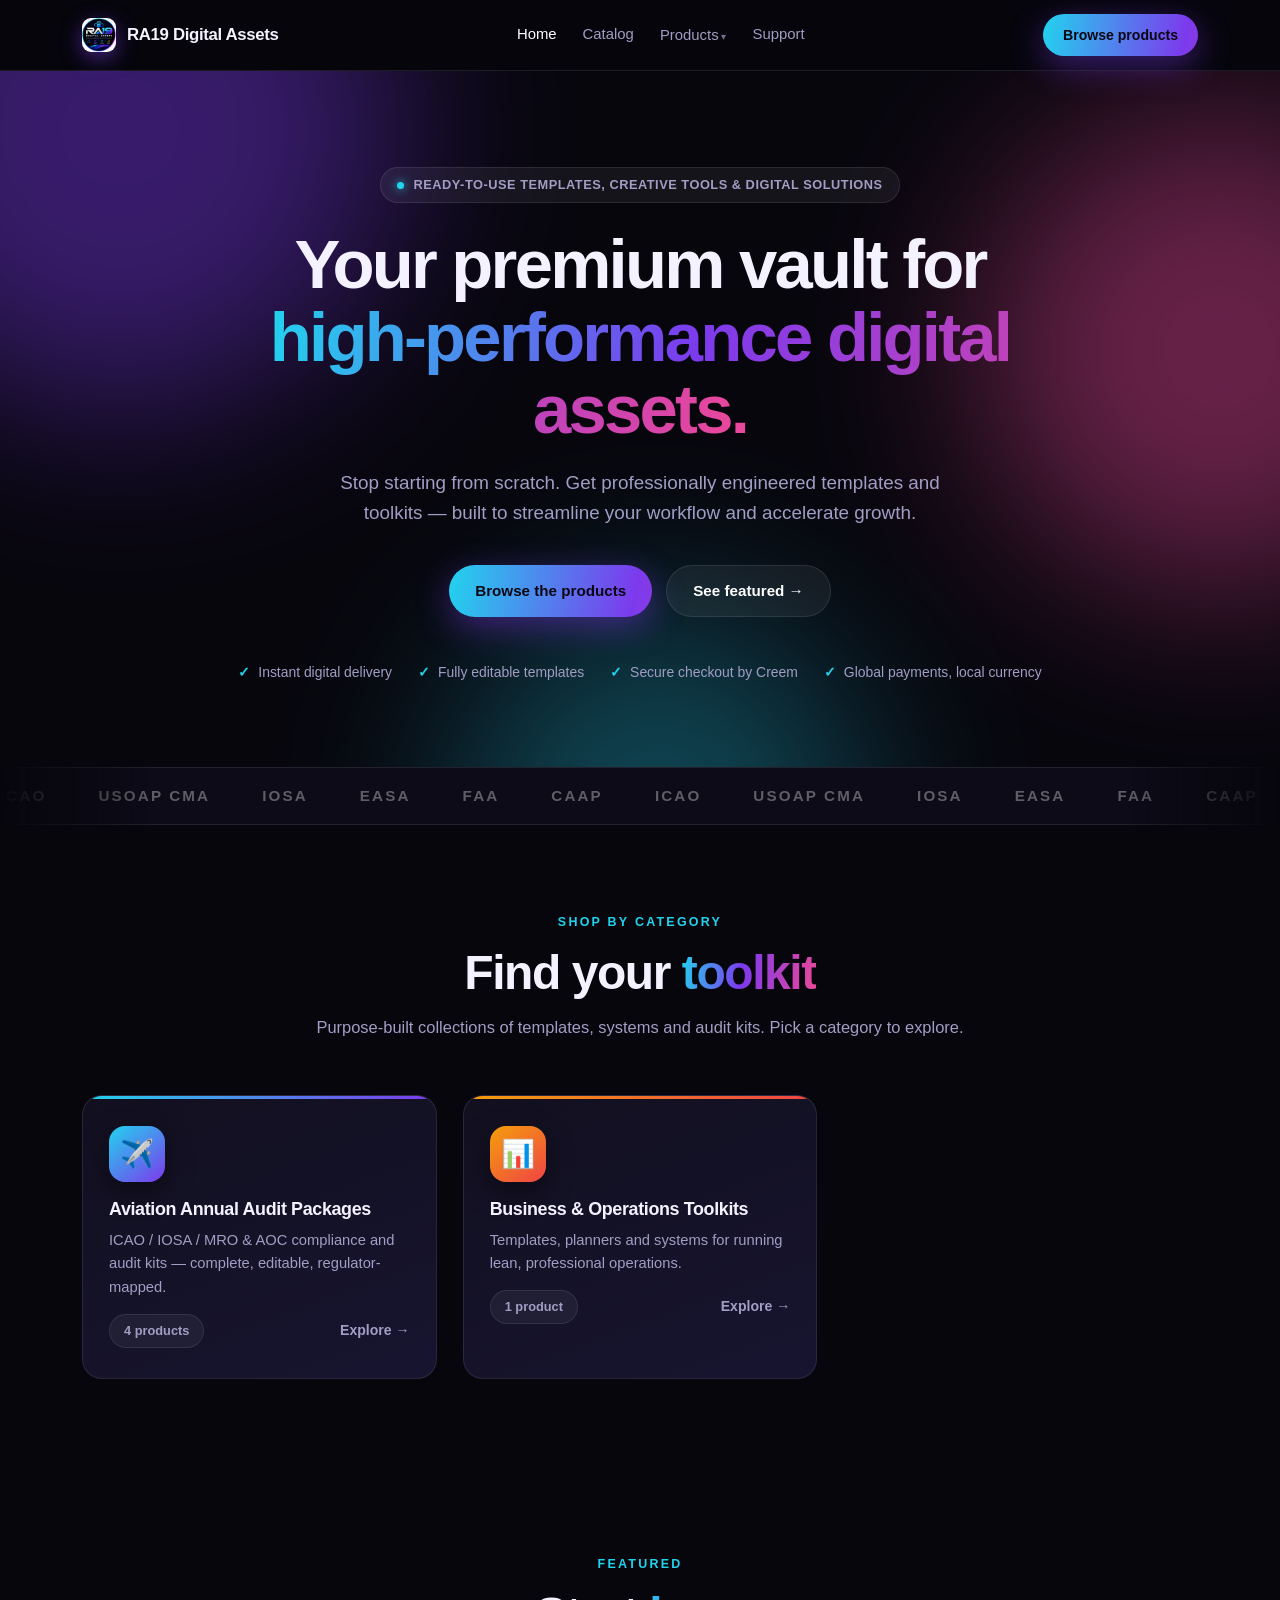
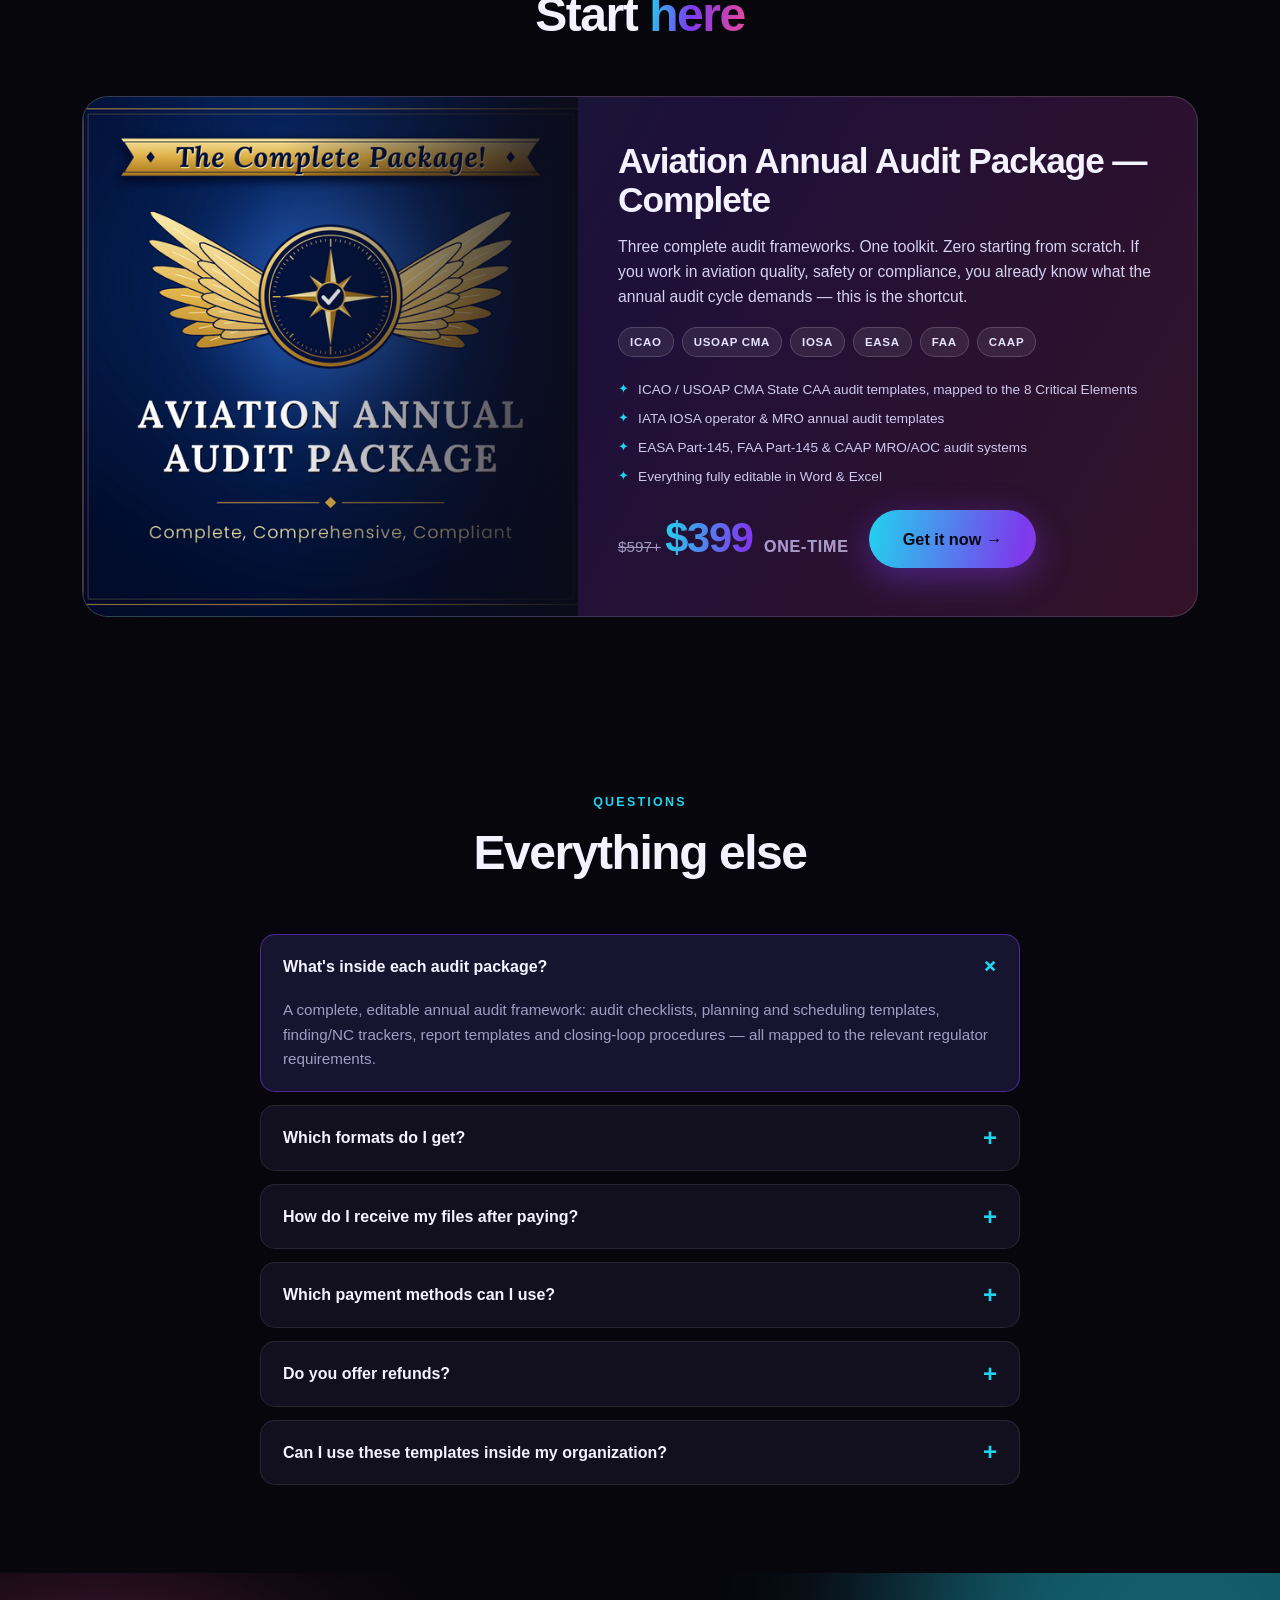
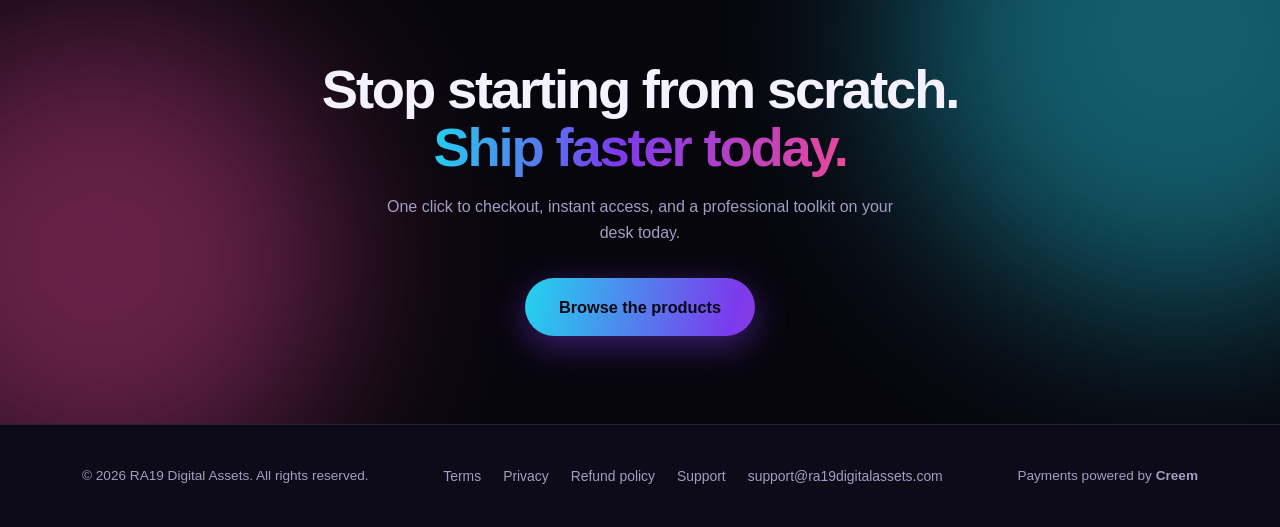
<file: index.html>
<!DOCTYPE html>
<html lang="en">
<head>
<meta charset="UTF-8" />
<meta name="viewport" content="width=device-width, initial-scale=1.0" />
<title>RA19 Digital Assets — Premium Templates &amp; Digital Toolkits</title>
<meta name="description" content="Your premium vault for high-performance digital assets. Ready-to-use aviation audit packages and digital toolkits engineered to streamline your workflow." />
<link rel="icon" type="image/png" href="store-assets/logo.png" />
<meta property="og:title" content="RA19 Digital Assets" />
<meta property="og:type" content="website" />
<meta property="og:description" content="Your premium vault for high-performance digital assets across all industries. Stop starting from scratch." />
<meta property="og:image" content="https://ra19digitalassets.com/store-assets/og-cover.png" />
<meta property="og:url" content="https://ra19digitalassets.com/" />
<link rel="canonical" href="https://ra19digitalassets.com/" />
<link rel="stylesheet" href="styles.css?v=2" />
</head>
<body>

<div id="site-header"></div>

<section class="hero">
  <div class="blob blob-1"></div>
  <div class="blob blob-2"></div>
  <div class="blob blob-3"></div>
  <div class="wrap hero-in">
    <span class="pill"><span class="dot"></span> <span id="heroTag"></span></span>
    <h1 id="heroHeadline"></h1>
    <p class="lead" id="heroIntro"></p>
    <div class="hero-cta">
      <a href="catalog" class="btn btn-grad">Browse the products</a>
      <a href="#featured" class="btn btn-ghost">See featured →</a>
    </div>
    <div class="trust">
      <span><b class="check">✓</b> Instant digital delivery</span>
      <span><b class="check">✓</b> Fully editable templates</span>
      <span><b class="check">✓</b> Secure checkout by Creem</span>
      <span><b class="check">✓</b> Global payments, local currency</span>
    </div>
  </div>
</section>

<div class="marquee"><div class="marquee-track" id="marquee"></div></div>

<section id="categories">
  <div class="wrap">
    <div class="sec-head">
      <span class="eyebrow">Shop by category</span>
      <h2>Find your <span class="grad-text">toolkit</span></h2>
      <p>Purpose-built collections of templates, systems and audit kits. Pick a category to explore.</p>
    </div>
    <div id="categoryCards" class="grid"></div>
  </div>
</section>

<section id="featured" style="display:none">
  <div class="wrap">
    <div class="sec-head">
      <span class="eyebrow">Featured</span>
      <h2>Start <span class="grad-text">here</span></h2>
    </div>
    <div id="featuredWrap"></div>
  </div>
</section>

<section id="faq">
  <div class="wrap">
    <div class="sec-head">
      <span class="eyebrow">Questions</span>
      <h2>Everything else</h2>
    </div>
    <div class="faq" id="faqList"></div>
  </div>
</section>

<section class="final">
  <div class="blob blob-2" style="left:-140px;right:auto;top:10%"></div>
  <div class="blob blob-1" style="right:-180px;left:auto;background:#22d3ee"></div>
  <div class="wrap" style="position:relative;z-index:1">
    <h2>Stop starting from scratch.<br /><span class="grad-text">Ship faster today.</span></h2>
    <p>One click to checkout, instant access, and a professional toolkit on your desk today.</p>
    <a href="catalog" class="btn btn-grad btn-lg">Browse the products</a>
  </div>
</section>

<div id="site-footer"></div>

<script src="products.js?v=2"></script>
<script src="app.js?v=2"></script>
<script src="layout.js?v=2"></script>
<script src="pages/home.js?v=2"></script>
</body>
</html>
</file>
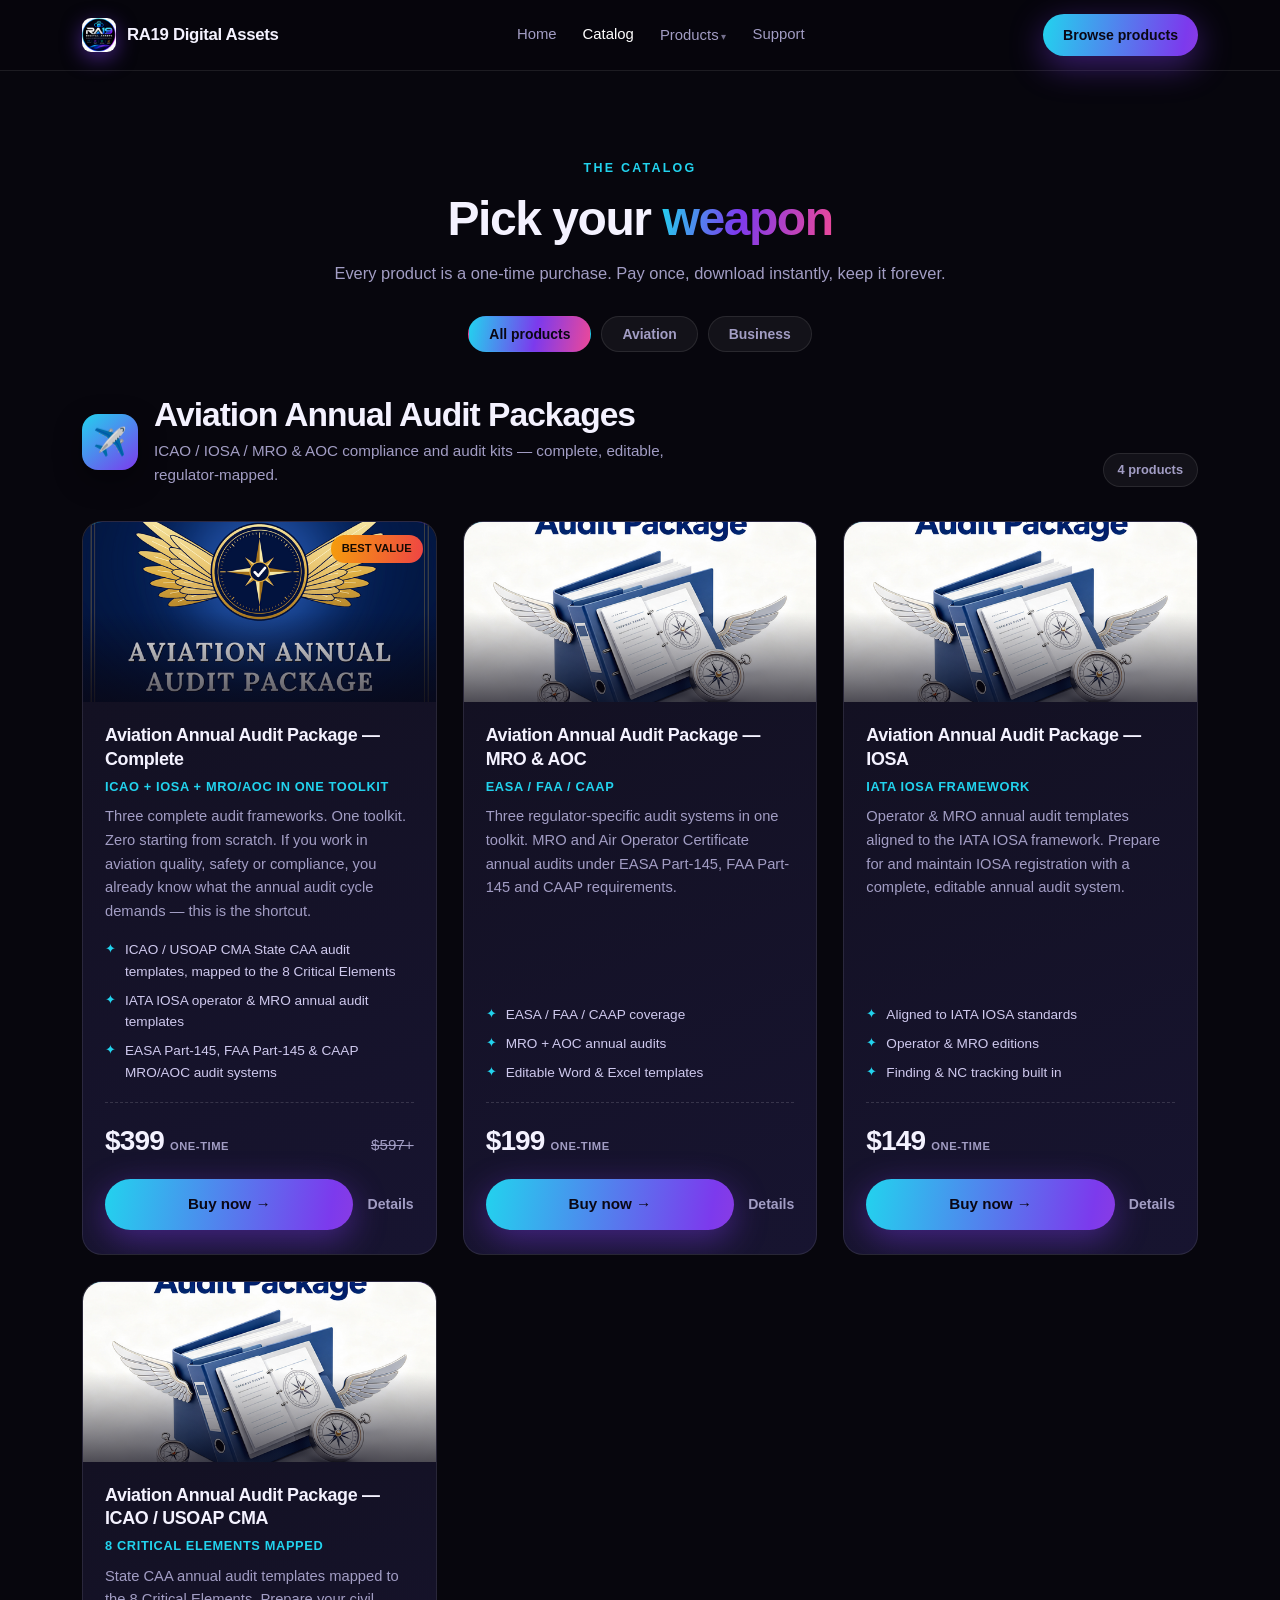
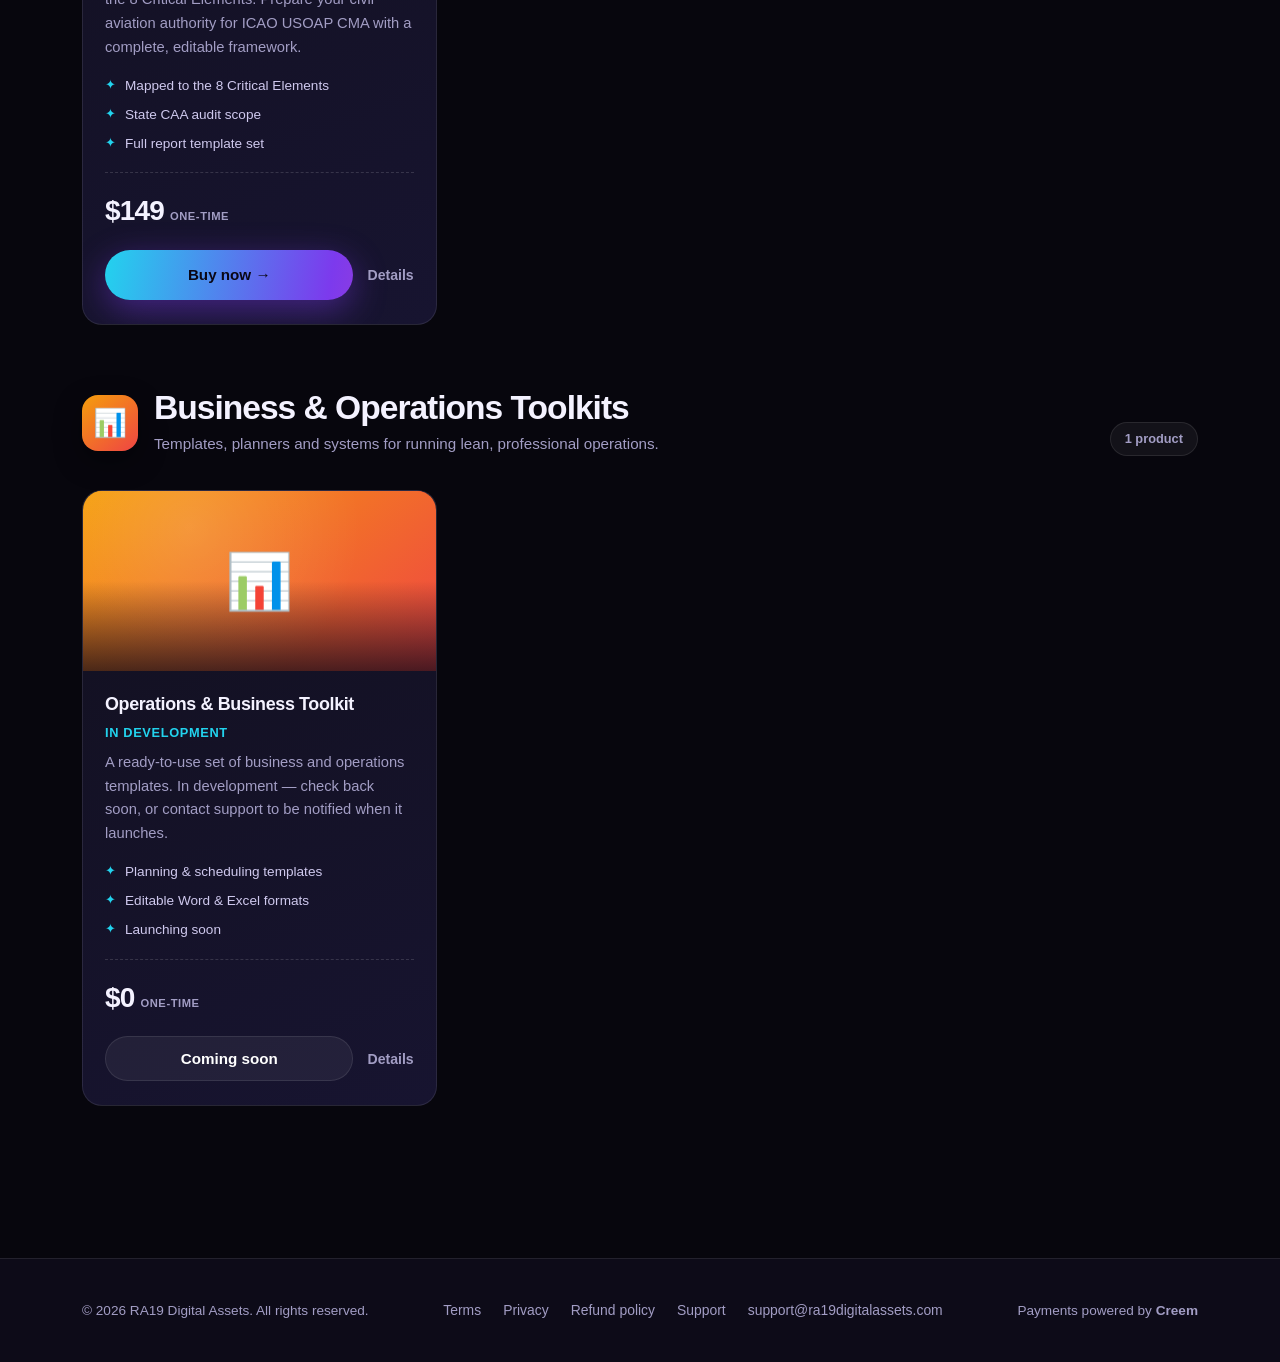
<file: catalog.html>
<!DOCTYPE html>
<html lang="en">
<head>
<meta charset="UTF-8" />
<meta name="viewport" content="width=device-width, initial-scale=1.0" />
<title>Catalog — RA19 Digital Assets</title>
<meta name="description" content="Browse every RA19 Digital Assets product: aviation audit packages, compliance toolkits and business templates. One-time purchase, instant download." />
<link rel="icon" type="image/png" href="store-assets/logo.png" />
<meta property="og:title" content="Catalog — RA19 Digital Assets" />
<meta property="og:type" content="website" />
<meta property="og:image" content="https://ra19digitalassets.com/store-assets/og-cover.png" />
<meta property="og:url" content="https://ra19digitalassets.com/catalog" />
<link rel="canonical" href="https://ra19digitalassets.com/catalog" />
<link rel="stylesheet" href="styles.css?v=2" />
</head>
<body>

<div id="site-header"></div>

<section id="catalog">
  <div class="wrap">
    <div class="sec-head">
      <span class="eyebrow">The catalog</span>
      <h2>Pick your <span class="grad-text">weapon</span></h2>
      <p>Every product is a one-time purchase. Pay once, download instantly, keep it forever.</p>
    </div>
    <div class="filters" id="filterBar"></div>
    <div id="categorySections"></div>
  </div>
</section>

<div id="site-footer"></div>

<script src="products.js?v=2"></script>
<script src="app.js?v=2"></script>
<script src="layout.js?v=2"></script>
<script src="pages/catalog.js?v=2"></script>
</body>
</html>
</file>
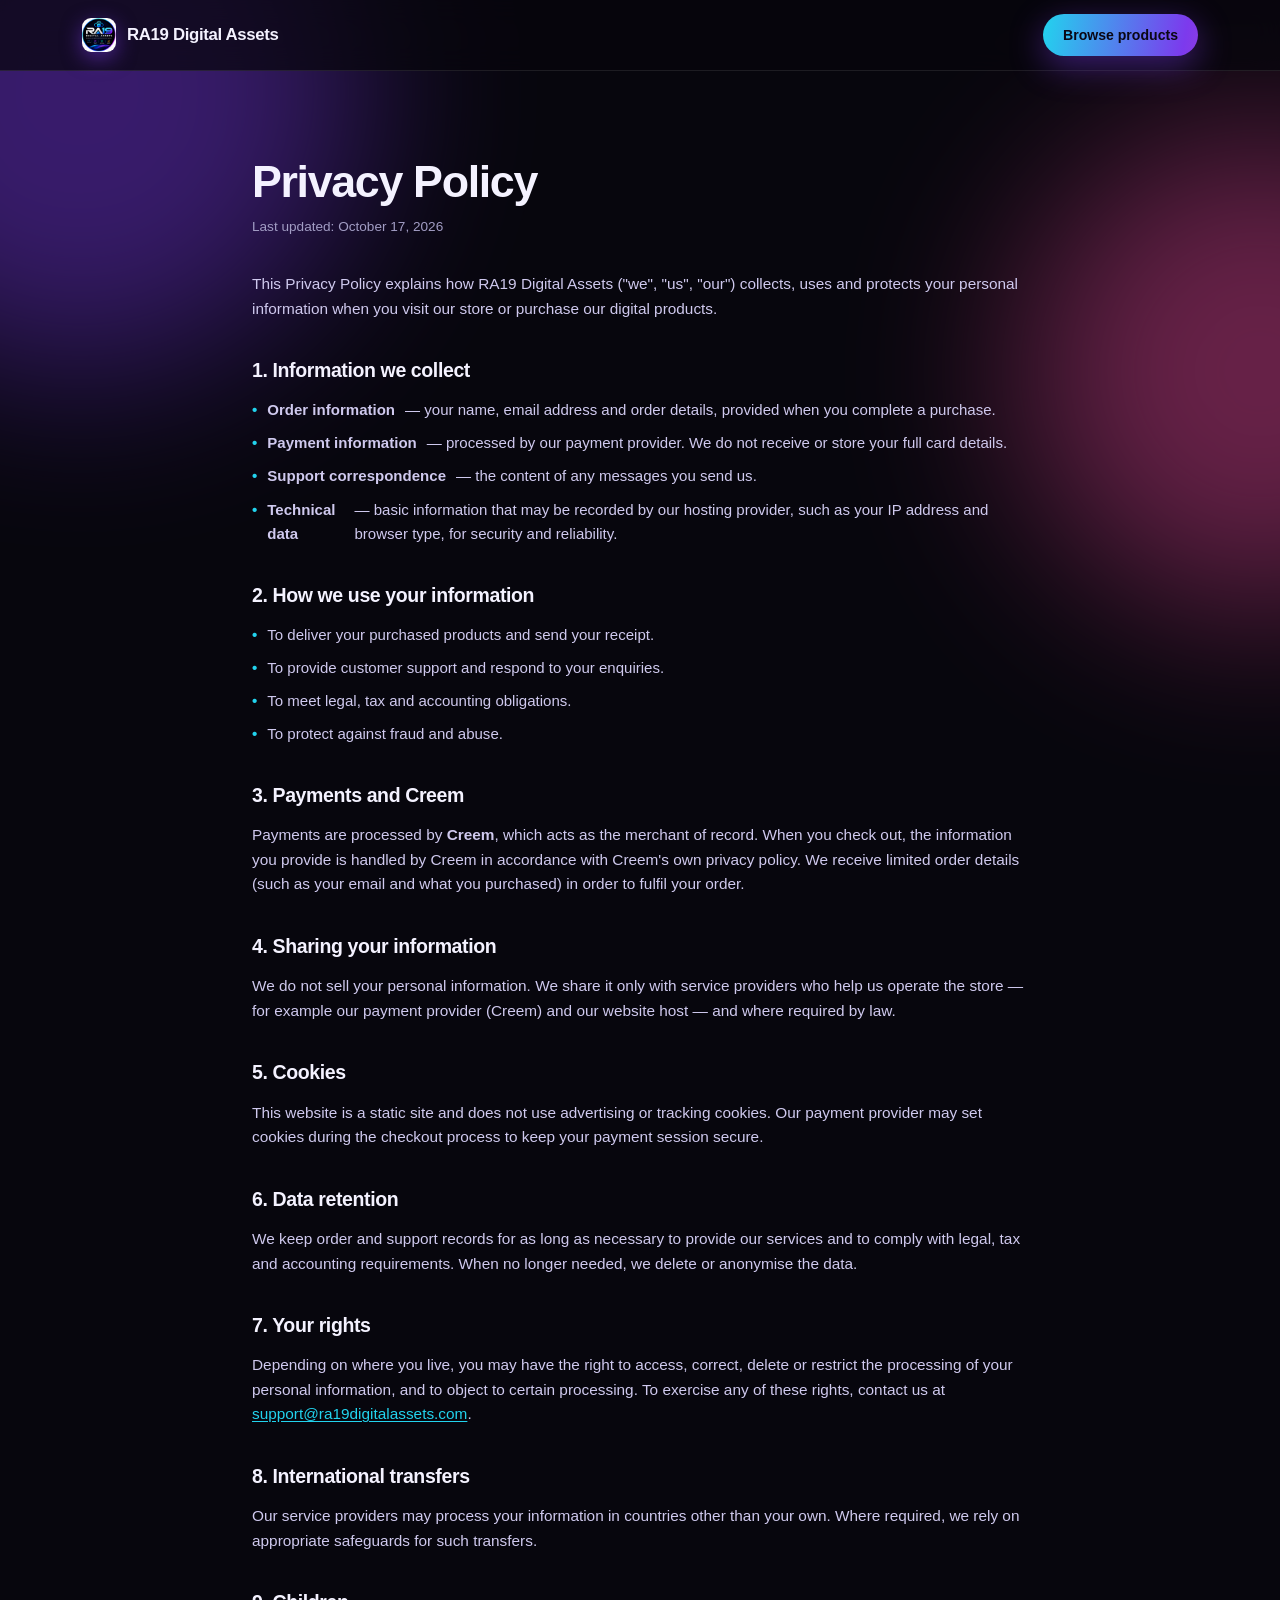
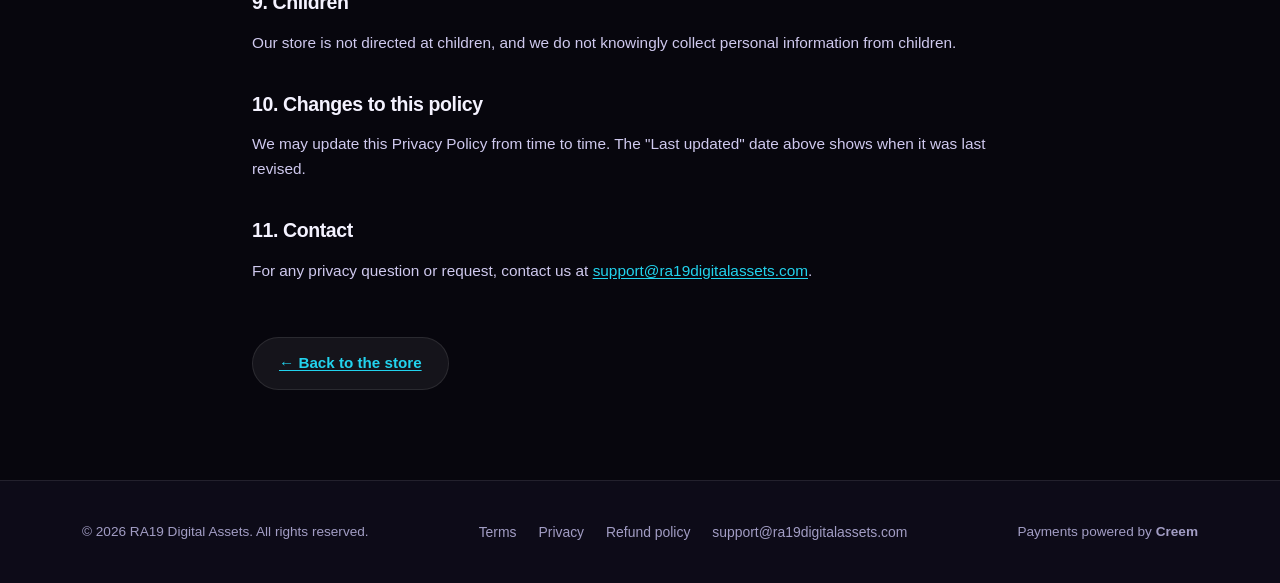
<file: privacy.html>
<!DOCTYPE html>
<html lang="en">
<head>
<meta charset="UTF-8" />
<meta name="viewport" content="width=device-width, initial-scale=1.0" />
<title>Privacy Policy — RA19 Digital Assets</title>
<meta name="description" content="Privacy Policy for RA19 Digital Assets — what data we collect, how we use it, and your rights." />
<link rel="icon" type="image/png" href="store-assets/logo.png" />
<link rel="stylesheet" href="styles.css" />
</head>
<body>

<header class="nav">
  <div class="wrap nav-in">
    <a href="index.html" class="logo"><img src="store-assets/logo.png" alt="RA19 Digital Assets" /> <span id="brandName">RA19 Digital Assets</span></a>
    <a href="index.html#catalog" class="btn btn-grad btn-sm">Browse products</a>
  </div>
</header>

<main class="legal">
  <div class="blob blob-1" style="top:-260px;left:-200px"></div>
  <div class="blob blob-2" style="top:60px;right:-220px"></div>
  <div class="wrap" style="position:relative;z-index:1">
    <h1>Privacy Policy</h1>
    <p class="updated">Last updated: October 17, 2026</p>

    <p>This Privacy Policy explains how <span data-brand>RA19 Digital Assets</span> ("we", "us", "our") collects, uses and protects your personal information when you visit our store or purchase our digital products.</p>

    <h2>1. Information we collect</h2>
    <ul>
      <li><b>Order information</b> — your name, email address and order details, provided when you complete a purchase.</li>
      <li><b>Payment information</b> — processed by our payment provider. We do not receive or store your full card details.</li>
      <li><b>Support correspondence</b> — the content of any messages you send us.</li>
      <li><b>Technical data</b> — basic information that may be recorded by our hosting provider, such as your IP address and browser type, for security and reliability.</li>
    </ul>

    <h2>2. How we use your information</h2>
    <ul>
      <li>To deliver your purchased products and send your receipt.</li>
      <li>To provide customer support and respond to your enquiries.</li>
      <li>To meet legal, tax and accounting obligations.</li>
      <li>To protect against fraud and abuse.</li>
    </ul>

    <h2>3. Payments and Creem</h2>
    <p>Payments are processed by <b>Creem</b>, which acts as the merchant of record. When you check out, the information you provide is handled by Creem in accordance with Creem's own privacy policy. We receive limited order details (such as your email and what you purchased) in order to fulfil your order.</p>

    <h2>4. Sharing your information</h2>
    <p>We do not sell your personal information. We share it only with service providers who help us operate the store — for example our payment provider (Creem) and our website host — and where required by law.</p>

    <h2>5. Cookies</h2>
    <p>This website is a static site and does not use advertising or tracking cookies. Our payment provider may set cookies during the checkout process to keep your payment session secure.</p>

    <h2>6. Data retention</h2>
    <p>We keep order and support records for as long as necessary to provide our services and to comply with legal, tax and accounting requirements. When no longer needed, we delete or anonymise the data.</p>

    <h2>7. Your rights</h2>
    <p>Depending on where you live, you may have the right to access, correct, delete or restrict the processing of your personal information, and to object to certain processing. To exercise any of these rights, contact us at <a href="mailto:support@ra19digitalassets.com" data-support>support@ra19digitalassets.com</a>.</p>

    <h2>8. International transfers</h2>
    <p>Our service providers may process your information in countries other than your own. Where required, we rely on appropriate safeguards for such transfers.</p>

    <h2>9. Children</h2>
    <p>Our store is not directed at children, and we do not knowingly collect personal information from children.</p>

    <h2>10. Changes to this policy</h2>
    <p>We may update this Privacy Policy from time to time. The "Last updated" date above shows when it was last revised.</p>

    <h2>11. Contact</h2>
    <p>For any privacy question or request, contact us at <a href="mailto:support@ra19digitalassets.com" data-support>support@ra19digitalassets.com</a>.</p>

    <a class="btn btn-ghost back" href="index.html">← Back to the store</a>
  </div>
</main>

<footer>
  <div class="wrap foot">
    <small>© <span id="year"></span> <span id="brandFoot">RA19 Digital Assets</span>. All rights reserved.</small>
    <div class="foot-links">
      <a href="terms.html">Terms</a>
      <a href="privacy.html">Privacy</a>
      <a href="refunds.html">Refund policy</a>
      <a id="supportLink" href="mailto:support@ra19digitalassets.com">support@ra19digitalassets.com</a>
    </div>
    <small>Payments powered by <b>Creem</b></small>
  </div>
</footer>

<script src="products.js"></script>
<script src="app.js"></script>
<script>
(function () {
  var b = STORE.brand;
  document.getElementById("brandName").textContent = b.name;
  document.getElementById("brandFoot").textContent = b.name;
  document.getElementById("year").textContent = year();
  document.title = "Privacy Policy — " + b.name;
  document.querySelectorAll("[data-brand]").forEach(function (el) { el.textContent = b.name; });
  document.querySelectorAll("[data-support]").forEach(function (el) {
    el.href = "mailto:" + b.supportEmail;
    el.textContent = b.supportEmail;
  });
  var support = document.getElementById("supportLink");
  support.href = "mailto:" + b.supportEmail;
  support.textContent = b.supportEmail;
})();
</script>
</body>
</html>
</file>
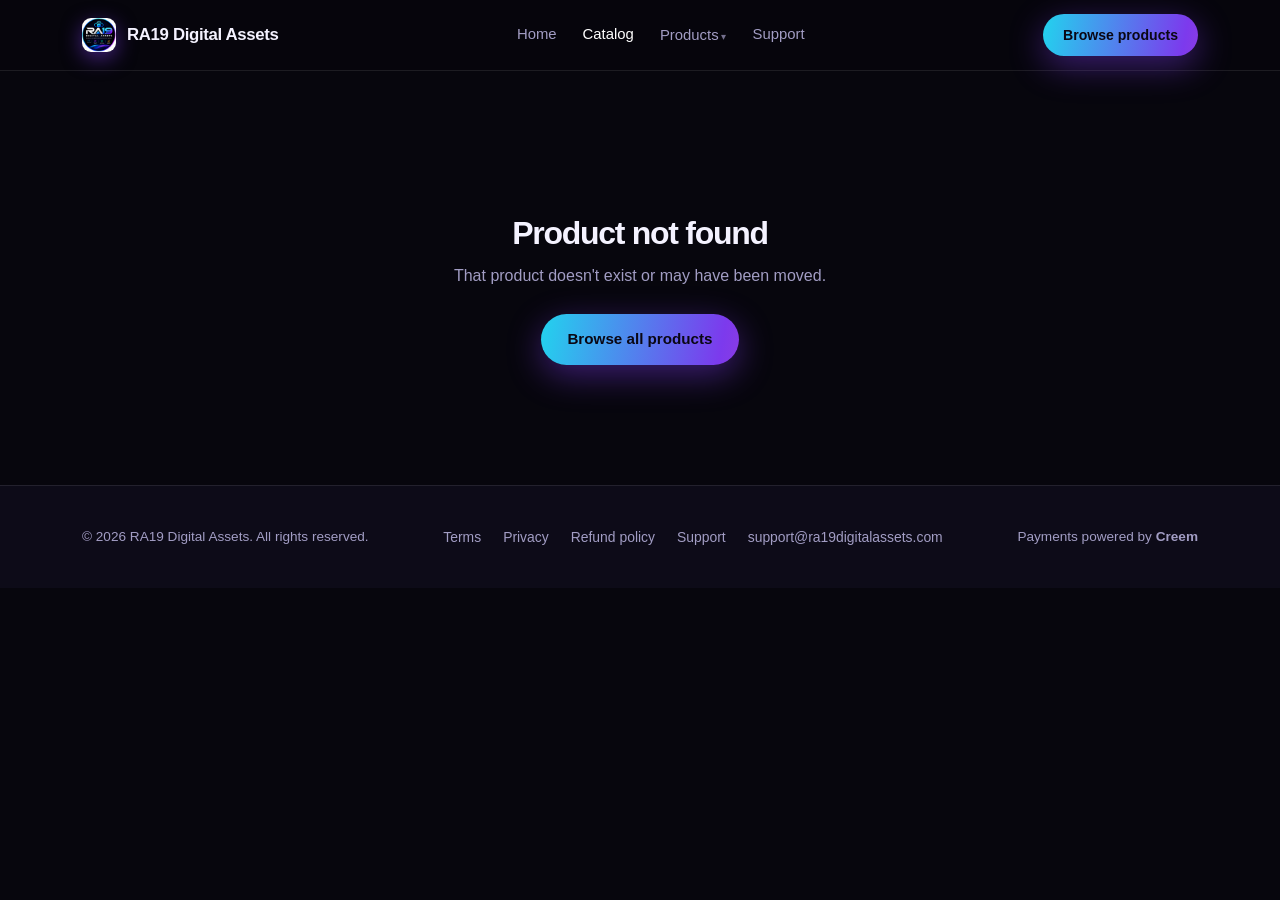
<file: product.html>
<!DOCTYPE html>
<html lang="en">
<head>
<meta charset="UTF-8" />
<meta name="viewport" content="width=device-width, initial-scale=1.0" />
<title>Product — RA19 Digital Assets</title>
<meta name="description" content="Digital product from RA19 Digital Assets." />
<link rel="icon" type="image/png" href="store-assets/logo.png" />
<link rel="stylesheet" href="styles.css?v=2" />
</head>
<body>

<div id="site-header"></div>

<main id="main"></main>

<div id="site-footer"></div>

<script src="products.js?v=2"></script>
<script src="app.js?v=2"></script>
<script src="layout.js?v=2"></script>
<script src="pages/product.js?v=2"></script>
</body>
</html>
</file>
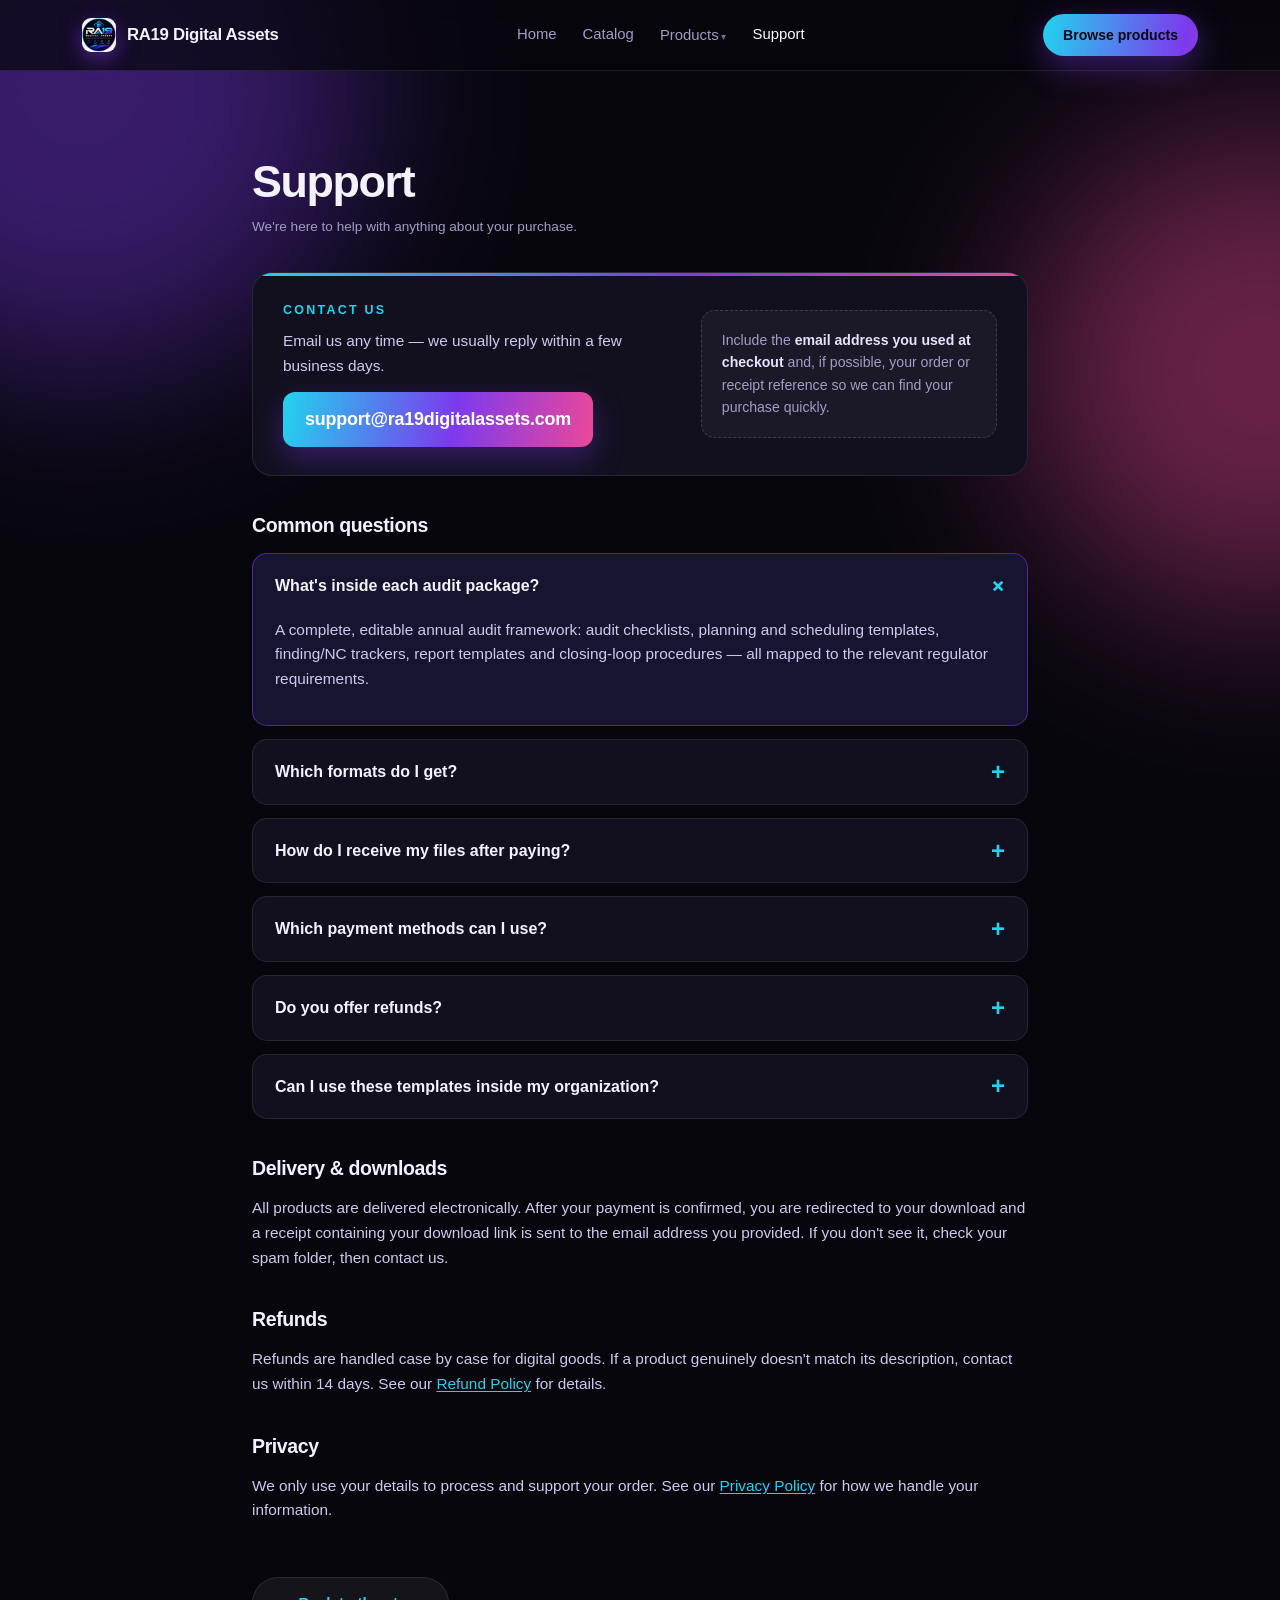
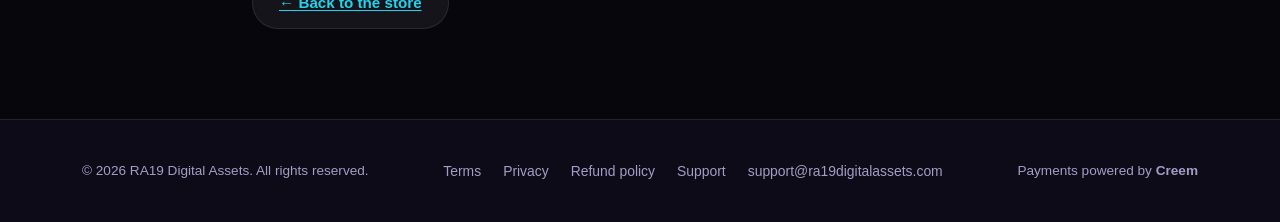
<file: support.html>
<!DOCTYPE html>
<html lang="en">
<head>
<meta charset="UTF-8" />
<meta name="viewport" content="width=device-width, initial-scale=1.0" />
<title>Support — RA19 Digital Assets</title>
<meta name="description" content="Get help with your RA19 Digital Assets purchase — delivery, downloads, licensing and refunds." />
<link rel="icon" type="image/png" href="store-assets/logo.png" />
<link rel="stylesheet" href="styles.css?v=2" />
</head>
<body>

<div id="site-header"></div>

<main class="legal support-page">
  <div class="blob blob-1" style="top:-260px;left:-200px"></div>
  <div class="blob blob-2" style="top:60px;right:-220px"></div>
  <div class="wrap" style="position:relative;z-index:1">
    <h1>Support</h1>
    <p class="updated">We're here to help with anything about your purchase.</p>

    <div class="support-contact">
      <div class="support-contact-main">
        <span class="eyebrow">Contact us</span>
        <p>Email us any time — we usually reply within a few business days.</p>
        <a class="support-mail" href="mailto:support@ra19digitalassets.com" data-support>support@ra19digitalassets.com</a>
      </div>
      <div class="support-contact-tip">
        <p>Include the <b>email address you used at checkout</b> and, if possible, your order or receipt reference so we can find your purchase quickly.</p>
      </div>
    </div>

    <h2>Common questions</h2>
    <div class="faq support-faq" id="supportFaq"></div>

    <h2>Delivery &amp; downloads</h2>
    <p>All products are delivered electronically. After your payment is confirmed, you are redirected to your download and a receipt containing your download link is sent to the email address you provided. If you don't see it, check your spam folder, then contact us.</p>

    <h2>Refunds</h2>
    <p>Refunds are handled case by case for digital goods. If a product genuinely doesn't match its description, contact us within 14 days. See our <a href="legal/refunds">Refund Policy</a> for details.</p>

    <h2>Privacy</h2>
    <p>We only use your details to process and support your order. See our <a href="legal/privacy">Privacy Policy</a> for how we handle your information.</p>

    <a class="btn btn-ghost back" href="./">← Back to the store</a>
  </div>
</main>

<div id="site-footer"></div>

<script src="products.js?v=2"></script>
<script src="app.js?v=2"></script>
<script src="layout.js?v=2"></script>
<script src="pages/support.js?v=2"></script>
</body>
</html>
</file>
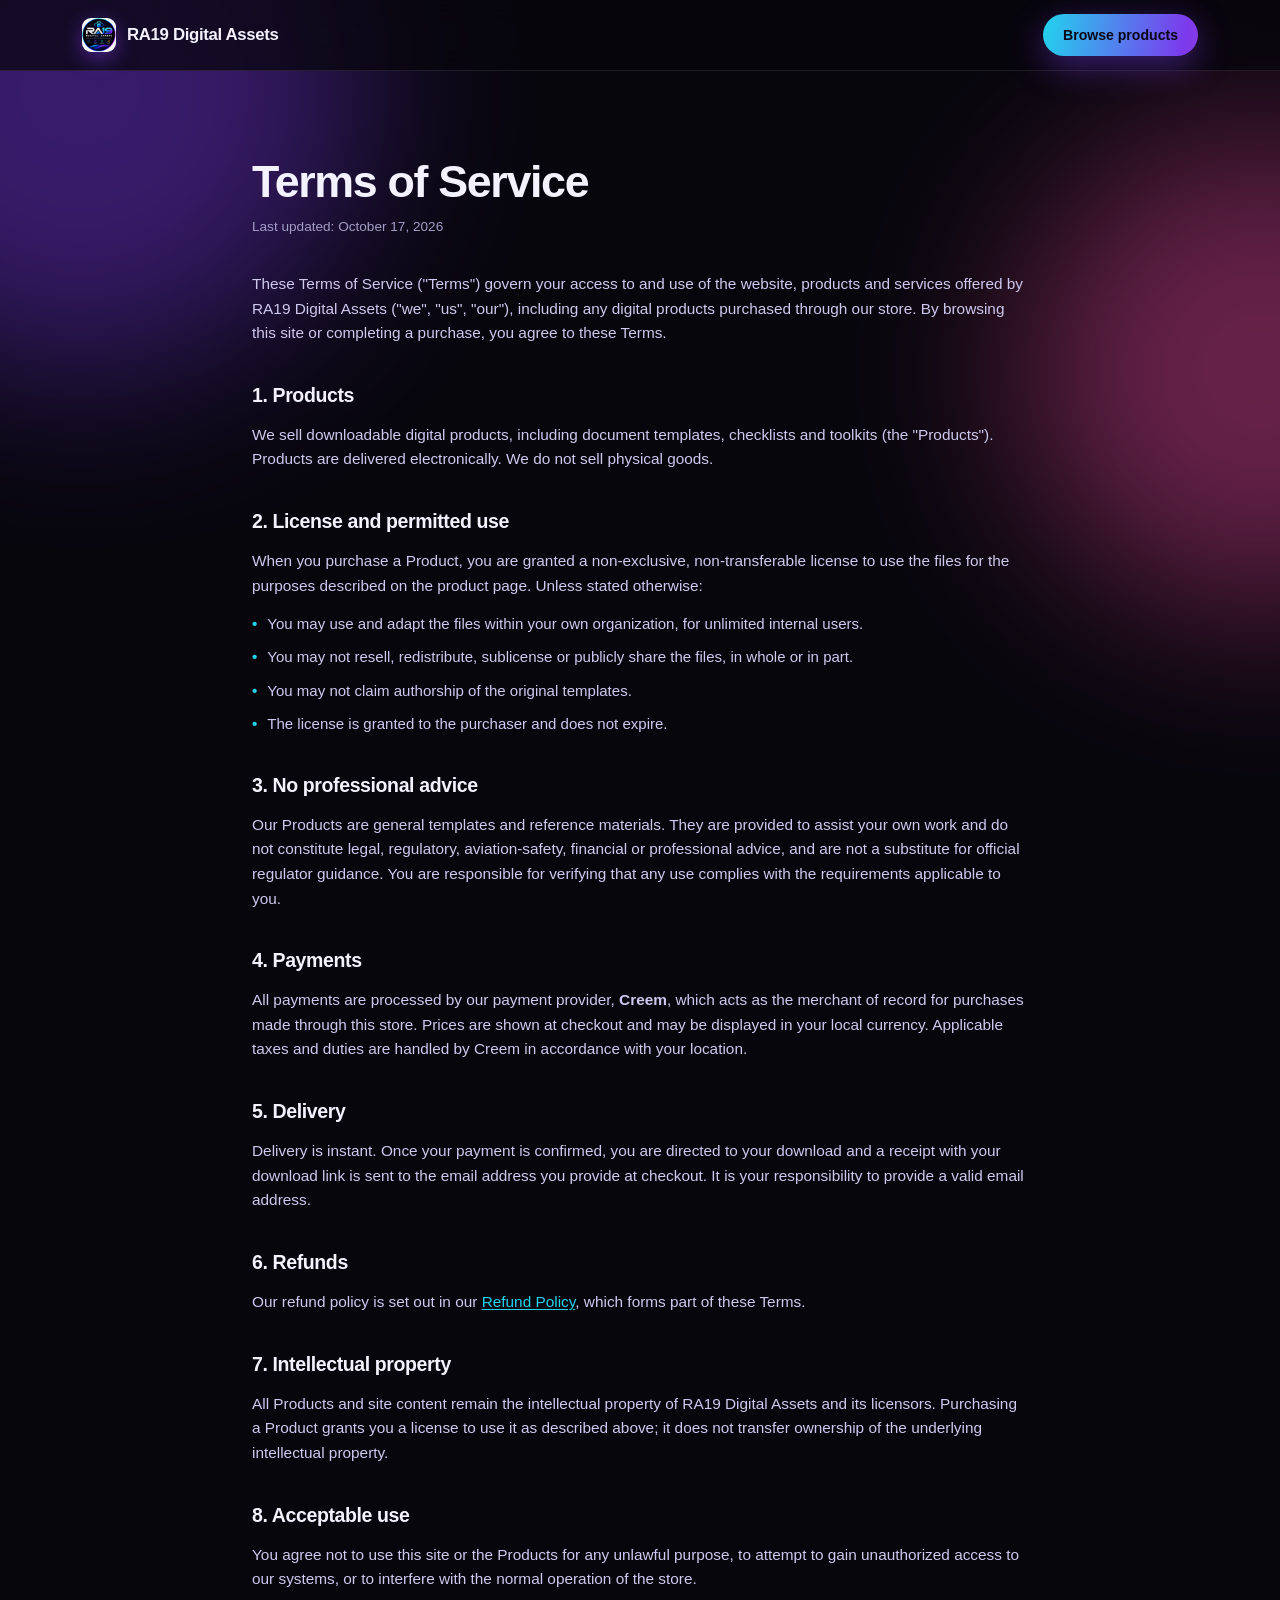
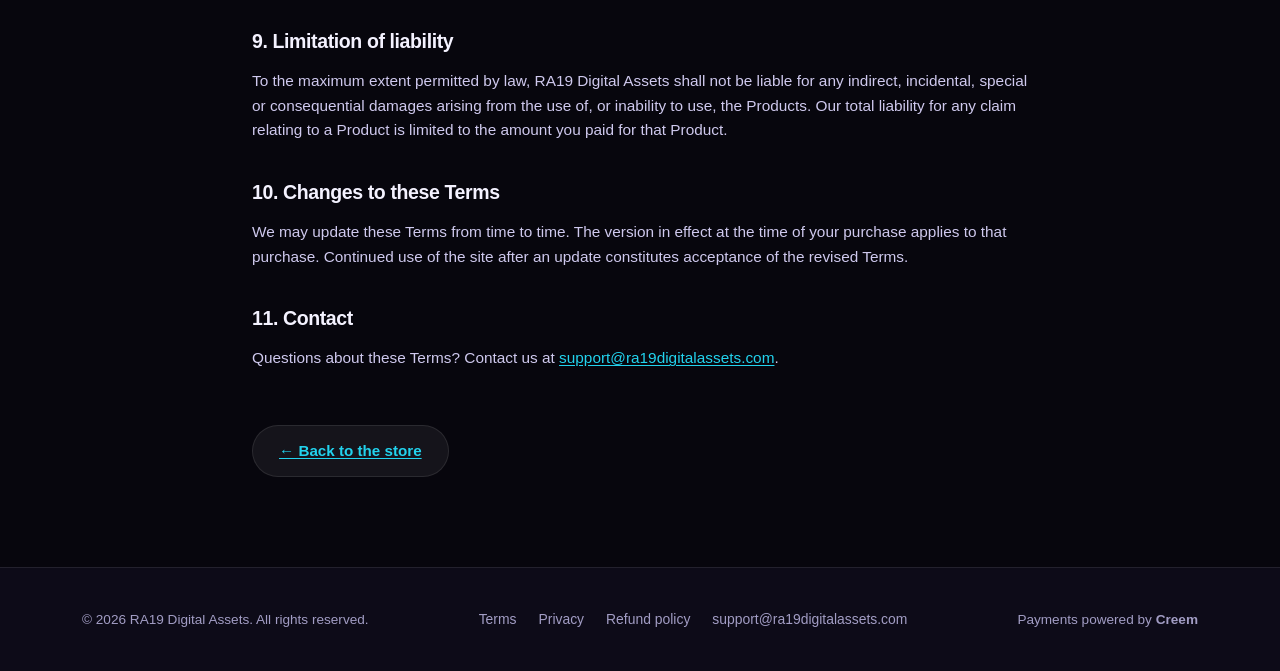
<file: terms.html>
<!DOCTYPE html>
<html lang="en">
<head>
<meta charset="UTF-8" />
<meta name="viewport" content="width=device-width, initial-scale=1.0" />
<title>Terms of Service — RA19 Digital Assets</title>
<meta name="description" content="Terms of Service for RA19 Digital Assets — digital products, licensing, payments, and delivery." />
<link rel="icon" type="image/png" href="store-assets/logo.png" />
<link rel="stylesheet" href="styles.css" />
</head>
<body>

<header class="nav">
  <div class="wrap nav-in">
    <a href="index.html" class="logo"><img src="store-assets/logo.png" alt="RA19 Digital Assets" /> <span id="brandName">RA19 Digital Assets</span></a>
    <a href="index.html#catalog" class="btn btn-grad btn-sm">Browse products</a>
  </div>
</header>

<main class="legal">
  <div class="blob blob-1" style="top:-260px;left:-200px"></div>
  <div class="blob blob-2" style="top:60px;right:-220px"></div>
  <div class="wrap" style="position:relative;z-index:1">
    <h1>Terms of Service</h1>
    <p class="updated">Last updated: October 17, 2026</p>

    <p>These Terms of Service ("Terms") govern your access to and use of the website, products and services offered by <span data-brand>RA19 Digital Assets</span> ("we", "us", "our"), including any digital products purchased through our store. By browsing this site or completing a purchase, you agree to these Terms.</p>

    <h2>1. Products</h2>
    <p>We sell downloadable digital products, including document templates, checklists and toolkits (the "Products"). Products are delivered electronically. We do not sell physical goods.</p>

    <h2>2. License and permitted use</h2>
    <p>When you purchase a Product, you are granted a non-exclusive, non-transferable license to use the files for the purposes described on the product page. Unless stated otherwise:</p>
    <ul>
      <li>You may use and adapt the files within your own organization, for unlimited internal users.</li>
      <li>You may not resell, redistribute, sublicense or publicly share the files, in whole or in part.</li>
      <li>You may not claim authorship of the original templates.</li>
      <li>The license is granted to the purchaser and does not expire.</li>
    </ul>

    <h2>3. No professional advice</h2>
    <p>Our Products are general templates and reference materials. They are provided to assist your own work and do not constitute legal, regulatory, aviation-safety, financial or professional advice, and are not a substitute for official regulator guidance. You are responsible for verifying that any use complies with the requirements applicable to you.</p>

    <h2>4. Payments</h2>
    <p>All payments are processed by our payment provider, <b>Creem</b>, which acts as the merchant of record for purchases made through this store. Prices are shown at checkout and may be displayed in your local currency. Applicable taxes and duties are handled by Creem in accordance with your location.</p>

    <h2>5. Delivery</h2>
    <p>Delivery is instant. Once your payment is confirmed, you are directed to your download and a receipt with your download link is sent to the email address you provide at checkout. It is your responsibility to provide a valid email address.</p>

    <h2>6. Refunds</h2>
    <p>Our refund policy is set out in our <a href="refunds.html">Refund Policy</a>, which forms part of these Terms.</p>

    <h2>7. Intellectual property</h2>
    <p>All Products and site content remain the intellectual property of <span data-brand>RA19 Digital Assets</span> and its licensors. Purchasing a Product grants you a license to use it as described above; it does not transfer ownership of the underlying intellectual property.</p>

    <h2>8. Acceptable use</h2>
    <p>You agree not to use this site or the Products for any unlawful purpose, to attempt to gain unauthorized access to our systems, or to interfere with the normal operation of the store.</p>

    <h2>9. Limitation of liability</h2>
    <p>To the maximum extent permitted by law, <span data-brand>RA19 Digital Assets</span> shall not be liable for any indirect, incidental, special or consequential damages arising from the use of, or inability to use, the Products. Our total liability for any claim relating to a Product is limited to the amount you paid for that Product.</p>

    <h2>10. Changes to these Terms</h2>
    <p>We may update these Terms from time to time. The version in effect at the time of your purchase applies to that purchase. Continued use of the site after an update constitutes acceptance of the revised Terms.</p>

    <h2>11. Contact</h2>
    <p>Questions about these Terms? Contact us at <a id="supportInline" href="mailto:support@ra19digitalassets.com" data-support>support@ra19digitalassets.com</a>.</p>

    <a class="btn btn-ghost back" href="index.html">← Back to the store</a>
  </div>
</main>

<footer>
  <div class="wrap foot">
    <small>© <span id="year"></span> <span id="brandFoot">RA19 Digital Assets</span>. All rights reserved.</small>
    <div class="foot-links">
      <a href="terms.html">Terms</a>
      <a href="privacy.html">Privacy</a>
      <a href="refunds.html">Refund policy</a>
      <a id="supportLink" href="mailto:support@ra19digitalassets.com">support@ra19digitalassets.com</a>
    </div>
    <small>Payments powered by <b>Creem</b></small>
  </div>
</footer>

<script src="products.js"></script>
<script src="app.js"></script>
<script>
(function () {
  var b = STORE.brand;
  document.getElementById("brandName").textContent = b.name;
  document.getElementById("brandFoot").textContent = b.name;
  document.getElementById("year").textContent = year();
  document.title = "Terms of Service — " + b.name;
  document.querySelectorAll("[data-brand]").forEach(function (el) { el.textContent = b.name; });
  document.querySelectorAll("[data-support]").forEach(function (el) {
    el.href = "mailto:" + b.supportEmail;
    el.textContent = b.supportEmail;
  });
  var support = document.getElementById("supportLink");
  support.href = "mailto:" + b.supportEmail;
  support.textContent = b.supportEmail;
})();
</script>
</body>
</html>
</file>
<file: styles.css>
/* =====================================================================
   RA19 DIGITAL ASSETS — design system
   Shared by index.html and product.html
   ===================================================================== */

:root {
  --bg: #07060d;
  --bg-2: #0d0b18;
  --card: #12101f;
  --card-2: #171430;
  --text: #f4f2ff;
  --muted: #a29dc4;
  --line: rgba(255, 255, 255, 0.09);
  --g1: #7c3aed;
  --g2: #ec4899;
  --g3: #22d3ee;
  --g4: #f59e0b;
  --radius: 20px;
  --max: 1160px;
}

* { box-sizing: border-box; margin: 0; padding: 0; }
html { scroll-behavior: smooth; }
body {
  background: var(--bg);
  color: var(--text);
  font-family: 'Inter', -apple-system, BlinkMacSystemFont, 'Segoe UI', Roboto, Helvetica, Arial, sans-serif;
  line-height: 1.6;
  -webkit-font-smoothing: antialiased;
  overflow-x: hidden;
}
a { color: inherit; text-decoration: none; }
img { max-width: 100%; display: block; }
.wrap { width: 100%; max-width: var(--max); margin: 0 auto; padding: 0 22px; }

.grad-text {
  background: linear-gradient(100deg, var(--g3), var(--g1) 45%, var(--g2));
  -webkit-background-clip: text; background-clip: text; color: transparent;
}
.blob {
  position: absolute; border-radius: 50%; filter: blur(90px);
  opacity: 0.42; pointer-events: none; z-index: 0;
}

/* ---- nav ---- */
header.nav {
  position: sticky; top: 0; z-index: 50;
  backdrop-filter: blur(14px); background: rgba(7, 6, 13, 0.72);
  border-bottom: 1px solid var(--line);
}
.nav-in { display: flex; align-items: center; justify-content: space-between; height: 70px; gap: 20px; }
.logo { display: flex; align-items: center; gap: 11px; font-weight: 800; letter-spacing: -0.02em; font-size: 1.05rem; }
.logo img { width: 34px; height: 34px; border-radius: 9px; object-fit: cover; box-shadow: 0 6px 20px rgba(124, 58, 237, 0.5); }
.nav-links { display: flex; gap: 26px; align-items: center; }
.nav-links a { color: var(--muted); font-size: 0.93rem; font-weight: 500; transition: color 0.2s; }
.nav-links a:hover { color: #fff; }
.nav-links .dropdown { position: relative; }
.nav-links .dropdown > a::after { content: " ▾"; font-size: 0.7em; opacity: 0.7; }
.nav-links .dropdown-menu {
  position: absolute; top: calc(100% + 12px); left: 50%; transform: translateX(-50%) translateY(-6px);
  background: var(--card-2); border: 1px solid var(--line); border-radius: 14px;
  padding: 8px; min-width: 230px; opacity: 0; visibility: hidden; transition: 0.2s;
  box-shadow: 0 20px 50px rgba(0, 0, 0, 0.55);
}
.nav-links .dropdown:hover .dropdown-menu { opacity: 1; visibility: visible; transform: translateX(-50%) translateY(0); }
.nav-links .dropdown-menu a { display: block; padding: 9px 14px; border-radius: 9px; font-size: 0.9rem; color: var(--muted); }
.nav-links .dropdown-menu a:hover { background: rgba(255, 255, 255, 0.06); color: #fff; }

.btn {
  display: inline-flex; align-items: center; justify-content: center; gap: 9px;
  font-weight: 700; font-size: 0.95rem; border: 0; cursor: pointer;
  padding: 13px 26px; border-radius: 999px;
  transition: transform 0.18s, box-shadow 0.18s, filter 0.18s;
  font-family: inherit; white-space: nowrap;
}
.btn-grad {
  background: linear-gradient(100deg, var(--g3), var(--g1) 50%, var(--g2));
  background-size: 180% 180%; color: #0a0714;
  box-shadow: 0 10px 34px rgba(124, 58, 237, 0.45);
  animation: shift 7s ease infinite;
}
.btn-grad:hover { transform: translateY(-2px); box-shadow: 0 16px 42px rgba(236, 72, 153, 0.5); }
@keyframes shift { 0%, 100% { background-position: 0% 50%; } 50% { background-position: 100% 50%; } }
.btn-ghost { background: rgba(255, 255, 255, 0.06); color: #fff; border: 1px solid var(--line); }
.btn-ghost:hover { background: rgba(255, 255, 255, 0.11); }
.btn-sm { padding: 10px 20px; font-size: 0.88rem; }
.btn-lg { padding: 16px 34px; font-size: 1.02rem; }
.nav .btn { display: none; }
@media (min-width: 900px) { .nav .btn { display: inline-flex; } }

/* ---- hero ---- */
.hero { position: relative; padding: 96px 0 84px; overflow: hidden; }
.blob-1 { width: 560px; height: 560px; background: #7c3aed; top: -220px; left: -160px; }
.blob-2 { width: 480px; height: 480px; background: #ec4899; top: 40px; right: -180px; }
.blob-3 { width: 420px; height: 420px; background: #22d3ee; bottom: -260px; left: 35%; opacity: 0.3; }
.hero-in { position: relative; z-index: 1; text-align: center; max-width: 880px; margin: 0 auto; }
.pill {
  display: inline-flex; align-items: center; gap: 9px;
  padding: 7px 16px; border-radius: 999px; font-size: 0.8rem; font-weight: 600;
  background: rgba(255, 255, 255, 0.06); border: 1px solid var(--line); color: var(--muted);
  letter-spacing: 0.04em; text-transform: uppercase;
}
.dot { width: 7px; height: 7px; border-radius: 50%; background: #22d3ee; box-shadow: 0 0 10px #22d3ee; }
h1 { font-size: clamp(2.4rem, 6.5vw, 4.3rem); line-height: 1.05; font-weight: 900; letter-spacing: -0.04em; margin: 26px 0 22px; }
.hero p.lead { font-size: clamp(1rem, 2.2vw, 1.18rem); color: var(--muted); max-width: 660px; margin: 0 auto 36px; }
.hero-cta { display: flex; gap: 14px; justify-content: center; flex-wrap: wrap; }
.trust { display: flex; gap: 26px; justify-content: center; flex-wrap: wrap; margin-top: 44px; color: var(--muted); font-size: 0.87rem; }
.trust span { display: flex; align-items: center; gap: 8px; }
.check { color: #22d3ee; font-weight: 800; }

/* ---- marquee ---- */
.marquee {
  border-top: 1px solid var(--line); border-bottom: 1px solid var(--line);
  padding: 16px 0; overflow: hidden; background: var(--bg-2);
  -webkit-mask-image: linear-gradient(90deg, transparent, #000 12%, #000 88%, transparent);
  mask-image: linear-gradient(90deg, transparent, #000 12%, #000 88%, transparent);
}
.marquee-track { display: flex; gap: 52px; width: max-content; animation: scroll 30s linear infinite; }
.marquee-track span {
  font-weight: 800; font-size: 0.95rem; letter-spacing: 0.14em; text-transform: uppercase;
  color: rgba(255, 255, 255, 0.34); white-space: nowrap;
}
@keyframes scroll { to { transform: translateX(-50%); } }

/* ---- sections ---- */
section { position: relative; padding: 88px 0; }
.sec-head { text-align: center; max-width: 700px; margin: 0 auto 54px; }
.sec-head h2 { font-size: clamp(1.9rem, 4.5vw, 3rem); font-weight: 900; letter-spacing: -0.03em; line-height: 1.1; }
.sec-head p { color: var(--muted); margin-top: 14px; font-size: 1.03rem; }
.eyebrow { display: block; font-size: 0.78rem; font-weight: 800; letter-spacing: 0.18em; text-transform: uppercase; color: var(--g3); margin-bottom: 14px; }
.cat-head { display: flex; align-items: flex-end; justify-content: space-between; gap: 20px; margin-bottom: 34px; flex-wrap: wrap; }
.cat-head .cat-title { display: flex; align-items: center; gap: 16px; }
.cat-icon {
  width: 56px; height: 56px; border-radius: 16px; display: grid; place-items: center; font-size: 1.7rem;
  background: linear-gradient(140deg, var(--c1, #22d3ee), var(--c2, #ec4899));
  box-shadow: 0 10px 28px rgba(0, 0, 0, 0.4);
}
.cat-head h2 { font-size: clamp(1.5rem, 3.4vw, 2.1rem); font-weight: 900; letter-spacing: -0.03em; line-height: 1.15; }
.cat-head .cat-tag { color: var(--muted); font-size: 0.95rem; margin-top: 4px; max-width: 560px; }
.count-badge { font-size: 0.8rem; font-weight: 700; color: var(--muted); background: rgba(255, 255, 255, 0.05); border: 1px solid var(--line); padding: 6px 14px; border-radius: 999px; }

/* ---- filters ---- */
.filters { display: flex; gap: 10px; justify-content: center; flex-wrap: wrap; margin: -24px 0 44px; }
.chip {
  padding: 9px 20px; border-radius: 999px; font-size: 0.87rem; font-weight: 600; cursor: pointer;
  background: rgba(255, 255, 255, 0.05); border: 1px solid var(--line); color: var(--muted);
  font-family: inherit; transition: 0.2s;
}
.chip:hover { color: #fff; border-color: rgba(255, 255, 255, 0.25); }
.chip.active { background: linear-gradient(100deg, var(--g3), var(--g1) 55%, var(--g2)); color: #0a0714; border-color: transparent; }

/* ---- product grid / cards ---- */
.grid { display: grid; gap: 26px; grid-template-columns: repeat(auto-fill, minmax(300px, 1fr)); }
.card {
  position: relative; display: flex; flex-direction: column;
  background: linear-gradient(160deg, var(--card), var(--card-2));
  border: 1px solid var(--line); border-radius: var(--radius);
  overflow: hidden; transition: transform 0.25s, border-color 0.25s, box-shadow 0.25s;
}
.card:hover { transform: translateY(-7px); border-color: rgba(255, 255, 255, 0.22); box-shadow: 0 26px 60px rgba(0, 0, 0, 0.55); }
.card::before { content: ""; position: absolute; inset: 0 0 auto 0; height: 3px; background: linear-gradient(90deg, var(--c1, #22d3ee), var(--c2, #ec4899)); }
.thumb {
  position: relative; overflow: hidden; height: 180px; display: block;
  background: radial-gradient(circle at 30% 20%, rgba(255, 255, 255, 0.14), transparent 60%), linear-gradient(140deg, var(--c1, #22d3ee), var(--c2, #ec4899));
}
.thumb img { width: 100%; height: 100%; object-fit: cover; transition: transform 0.4s; }
.card:hover .thumb img { transform: scale(1.05); }
.thumb-fallback { position: absolute; inset: 0; display: grid; place-items: center; font-size: 3.4rem; z-index: 1; }
.thumb::after { content: ""; position: absolute; inset: 0; background: linear-gradient(180deg, transparent 50%, rgba(10, 8, 20, 0.72)); }
.badge {
  position: absolute; top: 13px; right: 13px; z-index: 2;
  padding: 5px 11px; border-radius: 999px; font-size: 0.7rem; font-weight: 800;
  background: linear-gradient(100deg, var(--g4), #ef4444); color: #150a02;
}
.badge.soon { background: rgba(7, 6, 13, 0.8); color: var(--muted); border: 1px solid var(--line); }
.card-body { padding: 22px 22px 24px; display: flex; flex-direction: column; flex: 1; }
.card-body h3 { font-size: 1.12rem; font-weight: 800; letter-spacing: -0.02em; line-height: 1.3; }
.card-body h3 a:hover { color: var(--g3); }
.subtitle { color: var(--g3); font-size: 0.8rem; font-weight: 700; letter-spacing: 0.05em; text-transform: uppercase; margin: 6px 0 8px; }
.card-body .desc { color: var(--muted); font-size: 0.92rem; flex: 1; }
.feat { list-style: none; margin: 16px 0 18px; display: flex; flex-direction: column; gap: 7px; }
.feat li { font-size: 0.85rem; color: #cfc9ee; display: flex; gap: 9px; align-items: flex-start; }
.feat li::before { content: "✦"; color: var(--g3); font-size: 0.8rem; line-height: 1.5; }
.price-row { display: flex; align-items: baseline; justify-content: space-between; padding-top: 16px; border-top: 1px dashed rgba(255, 255, 255, 0.14); margin-bottom: 16px; }
.price { font-size: 1.75rem; font-weight: 900; letter-spacing: -0.03em; }
.price small { font-size: 0.7rem; font-weight: 600; color: var(--muted); margin-left: 6px; text-transform: uppercase; letter-spacing: 0.05em; }
.old-price { font-size: 0.95rem; color: var(--muted); text-decoration: line-through; }
.card-actions { display: flex; align-items: center; gap: 14px; }
.card-actions .btn { flex: 1; }
.link-sm { color: var(--muted); font-size: 0.88rem; font-weight: 600; white-space: nowrap; }
.link-sm:hover { color: #fff; }

/* ---- featured banner ---- */
.featured-banner {
  position: relative; overflow: hidden; border-radius: 26px;
  border: 1px solid rgba(255, 255, 255, 0.14);
  background: linear-gradient(120deg, rgba(34, 211, 238, 0.16), rgba(124, 58, 237, 0.2) 45%, rgba(236, 72, 153, 0.2));
  display: grid; gap: 0; grid-template-columns: 1fr;
}
@media (min-width: 860px) { .featured-banner { grid-template-columns: 1fr 1.25fr; } }
.featured-img { min-height: 280px; position: relative; overflow: hidden; }
.featured-img img { width: 100%; height: 100%; object-fit: cover; }
.featured-img::after { content: ""; position: absolute; inset: 0; background: linear-gradient(90deg, transparent 40%, rgba(13, 11, 24, 0.9)); }
@media (max-width: 859px) { .featured-img::after { background: linear-gradient(180deg, transparent 40%, rgba(13, 11, 24, 0.95)); } }
.featured-body { padding: 44px 40px; }
.featured-body h3 { font-size: clamp(1.5rem, 3.4vw, 2.2rem); font-weight: 900; letter-spacing: -0.03em; line-height: 1.12; }
.featured-body > p { color: #d7d2f2; margin-top: 14px; font-size: 0.98rem; }
.featured-cta { display: flex; align-items: center; gap: 20px; flex-wrap: wrap; margin-top: 8px; }
.featured-cta .price { font-size: 2.6rem; }
.regulator-row { display: flex; flex-wrap: wrap; gap: 8px; margin: 18px 0 22px; }
.reg-chip { font-size: 0.72rem; font-weight: 800; letter-spacing: 0.06em; padding: 5px 11px; border-radius: 999px; background: rgba(255, 255, 255, 0.08); border: 1px solid rgba(255, 255, 255, 0.16); color: #e6e2ff; }

/* ---- faq ---- */
.faq { max-width: 760px; margin: 0 auto; display: flex; flex-direction: column; gap: 13px; }
details { background: var(--card); border: 1px solid var(--line); border-radius: 15px; padding: 0 22px; transition: border-color 0.2s; }
details[open] { border-color: rgba(124, 58, 237, 0.55); background: var(--card-2); }
summary { cursor: pointer; list-style: none; padding: 19px 0; font-weight: 700; font-size: 1rem; display: flex; justify-content: space-between; align-items: center; gap: 16px; }
summary::-webkit-details-marker { display: none; }
summary::after { content: "+"; font-size: 1.5rem; color: var(--g3); transition: transform 0.25s; line-height: 1; }
details[open] summary::after { transform: rotate(45deg); }
details p { color: var(--muted); padding-bottom: 20px; font-size: 0.95rem; }

/* ---- final cta ---- */
.final { text-align: center; position: relative; overflow: hidden; }
.final h2 { font-size: clamp(2rem, 5vw, 3.4rem); font-weight: 900; letter-spacing: -0.04em; line-height: 1.06; }
.final p { color: var(--muted); max-width: 520px; margin: 18px auto 32px; }

/* ---- footer ---- */
footer { border-top: 1px solid var(--line); padding: 40px 0; background: var(--bg-2); }
.foot { display: flex; flex-direction: column; gap: 18px; align-items: center; text-align: center; }
@media (min-width: 760px) { .foot { flex-direction: row; justify-content: space-between; text-align: left; } }
footer small { color: var(--muted); font-size: 0.85rem; }
.foot-links { display: flex; gap: 22px; flex-wrap: wrap; justify-content: center; }
.foot-links a { color: var(--muted); font-size: 0.87rem; transition: color 0.2s; }
.foot-links a:hover { color: #fff; }

/* ---- breadcrumb ---- */
.crumbs { display: flex; gap: 10px; align-items: center; font-size: 0.88rem; color: var(--muted); margin-bottom: 24px; flex-wrap: wrap; }
.crumbs a:hover { color: #fff; }
.crumbs .sep { opacity: 0.5; }

/* ---- product detail ---- */
.pdp { position: relative; padding: 54px 0 80px; overflow: hidden; }
.pdp-grid { display: grid; gap: 40px; grid-template-columns: 1fr; position: sticky; z-index: 1; }
@media (min-width: 960px) { .pdp-grid { grid-template-columns: 1.05fr 0.95fr; align-items: start; } }
.pdp-media { border-radius: 22px; overflow: hidden; border: 1px solid var(--line); background: var(--card); position: sticky; top: 92px; }
.pdp-media img { width: 100%; display: block; }
.pdp-info h1 { font-size: clamp(1.8rem, 4vw, 2.7rem); font-weight: 900; letter-spacing: -0.03em; line-height: 1.12; margin: 10px 0 12px; }
.pdp-info .sub { color: var(--g3); font-weight: 700; letter-spacing: 0.05em; text-transform: uppercase; font-size: 0.82rem; }
.pdp-info .summary { color: var(--muted); font-size: 1.02rem; margin: 16px 0 22px; }
.pdp-price { display: flex; align-items: baseline; gap: 12px; margin: 22px 0; }
.pdp-price .price { font-size: 2.8rem; }
.buy-card { background: var(--card); border: 1px solid var(--line); border-radius: 18px; padding: 22px; margin-top: 26px; }
.buy-card .btn { width: 100%; }
.buy-note { color: var(--muted); font-size: 0.82rem; text-align: center; margin-top: 12px; }
.panel { background: var(--card); border: 1px solid var(--line); border-radius: 18px; padding: 26px; margin-top: 26px; }
.panel h3 { font-size: 1.05rem; font-weight: 800; margin-bottom: 14px; display: flex; align-items: center; gap: 9px; }
.panel ul { list-style: none; display: flex; flex-direction: column; gap: 10px; }
.panel ul li { color: #d3cef0; font-size: 0.93rem; display: flex; gap: 10px; align-items: flex-start; }
.panel ul li::before { content: "✓"; color: var(--g3); font-weight: 800; }
.spec-table { width: 100%; border-collapse: collapse; }
.spec-table td { padding: 11px 0; border-bottom: 1px dashed rgba(255, 255, 255, 0.1); font-size: 0.92rem; vertical-align: top; }
.spec-table td:first-child { color: var(--muted); width: 40%; padding-right: 16px; }
.spec-table tr:last-child td { border-bottom: 0; }
.related { display: grid; gap: 22px; grid-template-columns: repeat(auto-fill, minmax(260px, 1fr)); }
.not-found { text-align: center; padding: 120px 20px; }
.not-found h1 { font-size: 2rem; margin-bottom: 12px; }
.not-found p { color: var(--muted); margin-bottom: 26px; }

/* ---- toast ---- */
#toast {
  position: fixed; left: 50%; bottom: 26px; transform: translate(-50%, 140%);
  background: var(--card-2); border: 1px solid rgba(124, 58, 237, 0.6);
  color: #fff; padding: 13px 22px; border-radius: 12px; font-size: 0.9rem; z-index: 99;
  box-shadow: 0 18px 46px rgba(0, 0, 0, 0.6); transition: transform 0.35s cubic-bezier(0.2, 0.9, 0.3, 1.3);
  max-width: 92vw; text-align: center;
}
#toast.show { transform: translate(-50%, 0); }

/* ---- legal / policy pages ---- */
.legal { position: relative; padding: 60px 0 90px; }
.legal .wrap { max-width: 820px; }
.legal h1 { font-size: clamp(1.9rem, 4.5vw, 2.8rem); font-weight: 900; letter-spacing: -0.03em; line-height: 1.1; margin-bottom: 10px; }
.legal .updated { color: var(--muted); font-size: 0.85rem; margin-bottom: 34px; }
.legal h2 { font-size: 1.22rem; font-weight: 800; letter-spacing: -0.02em; margin: 34px 0 12px; }
.legal p { color: #cfc9ee; font-size: 0.96rem; margin-bottom: 14px; }
.legal ul { list-style: none; display: flex; flex-direction: column; gap: 9px; margin: 0 0 16px; }
.legal ul li { color: #cfc9ee; font-size: 0.94rem; display: flex; gap: 10px; align-items: flex-start; }
.legal ul li::before { content: "•"; color: var(--g3); font-weight: 800; }
.legal a { color: var(--g3); text-decoration: underline; text-underline-offset: 2px; }
.legal .back { margin-top: 40px; }

/* ---- support page ---- */
.support-contact {
  display: grid; gap: 18px; grid-template-columns: 1.35fr 1fr;
  background: var(--card); border: 1px solid var(--line); border-radius: 20px;
  padding: 28px 30px; margin: 8px 0 8px; position: relative; overflow: hidden;
}
.support-contact::before {
  content: ""; position: absolute; inset: 0 0 auto 0; height: 3px;
  background: linear-gradient(90deg, var(--g3), var(--g1) 55%, var(--g2));
}
.support-contact-main .eyebrow { margin-bottom: 8px; }
.support-contact-main p { margin-bottom: 14px; }
.support-mail {
  display: inline-block; font-size: 1.12rem; font-weight: 800; letter-spacing: -0.01em;
  color: #fff !important; text-decoration: none !important;
  background: linear-gradient(100deg, var(--g3), var(--g1) 55%, var(--g2));
  padding: 13px 22px; border-radius: 12px; transition: transform 0.2s, box-shadow 0.2s;
  box-shadow: 0 12px 30px rgba(124, 58, 237, 0.35);
}
.support-mail:hover { transform: translateY(-2px); box-shadow: 0 18px 40px rgba(236, 72, 153, 0.45); }
.support-contact-tip {
  background: rgba(255, 255, 255, 0.04); border: 1px dashed rgba(255, 255, 255, 0.16);
  border-radius: 14px; padding: 18px 20px; align-self: center;
}
.support-contact-tip p { margin: 0; font-size: 0.88rem; color: var(--muted); }
.support-contact-tip b { color: #e6e2ff; }
.support-faq { max-width: 100%; margin: 0; }
.support-faq details { margin-bottom: 0; }

@media (max-width: 720px) {
  .support-contact { grid-template-columns: 1fr; padding: 24px 22px; }
  .support-mail { display: block; text-align: center; }
}

@media (max-width: 640px) {
  .nav-links { display: none; }
  section { padding: 64px 0; }
  .featured-body { padding: 32px 26px; }
}
</file>
